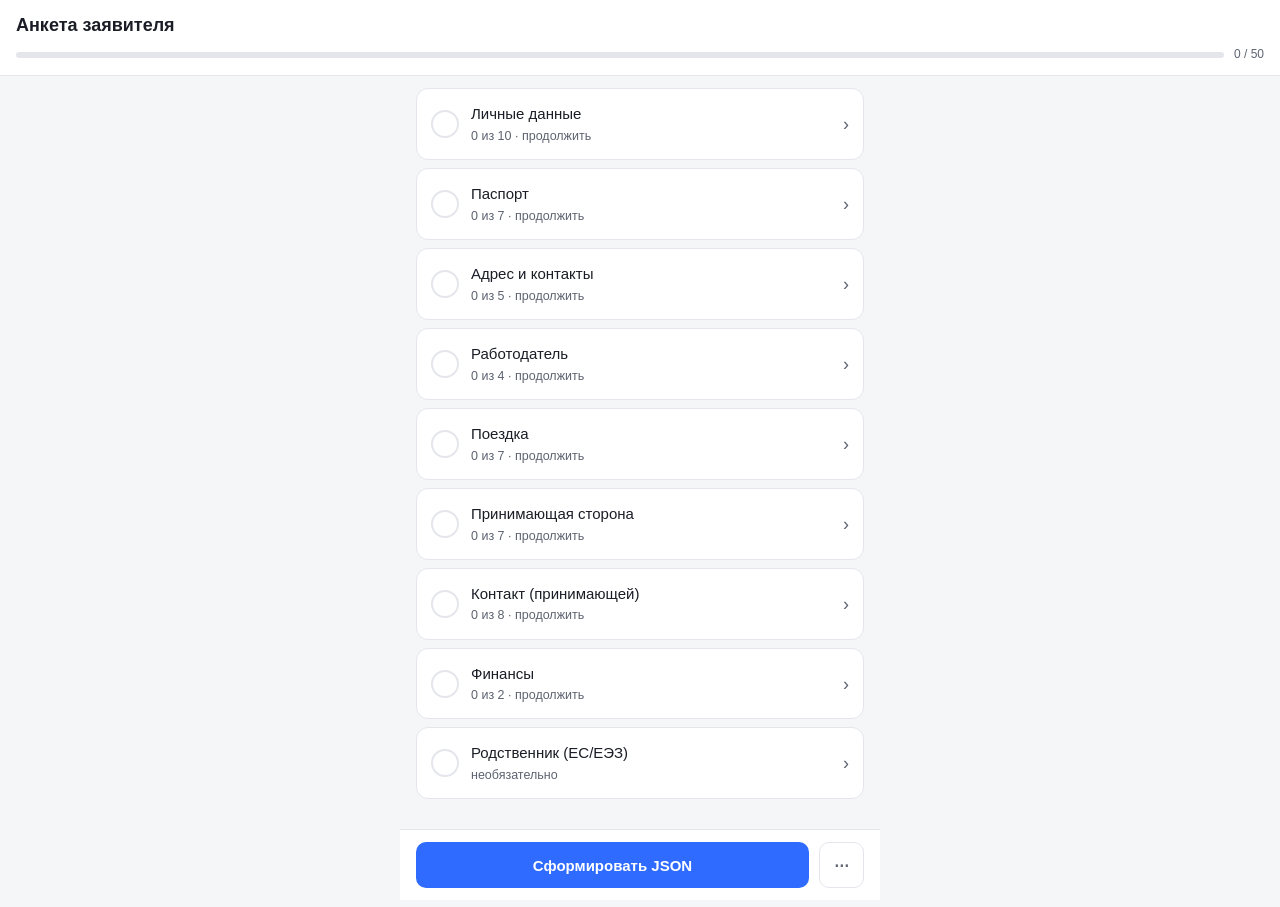
<file: anketa-mobile/index.html>
<!DOCTYPE html>
<html lang="ru">
<head>
  <meta charset="UTF-8">
  <meta name="viewport" content="width=device-width, initial-scale=1, viewport-fit=cover, maximum-scale=1">
  <title>Анкета заявителя</title>
  <link rel="stylesheet" href="style.css">
</head>
<body>

<div class="app-header">
  <h1>Анкета заявителя</h1>
  <div class="progress-row">
    <div class="progress-track"><div class="progress-fill" id="progressFill"></div></div>
    <div class="progress-label" id="progressLabel">0 / 50</div>
  </div>
</div>

<div id="listView">
  <div id="secList"></div>

  <div id="errorPanel" class="panel err" style="display:none;">
    <h3 id="errorTitle"></h3>
    <ul id="errorList"></ul>
  </div>

  <div id="resultPanel" class="panel ok" style="display:none;">
    <h3>Готово — JSON сформирован</h3>
    <p style="font-size:13px;color:var(--ink2);margin-bottom:10px;">61 поле, даты ГГГГ-ММ-ДД.</p>
    <pre id="jsonOut"></pre>
    <div class="result-actions">
      <button class="btn btn-primary" id="copyJsonBtn" type="button">Скопировать</button>
      <button class="btn btn-ghost" id="downloadJsonBtn" type="button">Скачать</button>
    </div>
  </div>
</div>

<div class="bottom-bar">
  <button class="btn btn-primary" id="buildBtn" type="button">Сформировать JSON</button>
  <button class="btn btn-ghost" id="menuBtn" type="button" style="flex:0 0 auto;padding:13px 14px;">⋯</button>
</div>

<div class="menu-overlay" id="menuOverlay">
  <div class="menu-sheet">
    <button class="menu-item" id="exportDraftBtn" type="button">⇩  Скачать черновик</button>
    <button class="menu-item" id="importDraftBtn" type="button">⇧  Загрузить черновик</button>
    <input type="file" id="importDraftInput" accept="application/json,.json" style="display:none;">
    <div class="menu-sep"></div>
    <button class="menu-item" id="clearBtn" type="button">✕  Очистить всё</button>
    <button class="menu-item" id="closeMenuBtn" type="button" style="color:var(--ink2);">Отмена</button>
  </div>
</div>

<div class="toast" id="toast"></div>

<script src="app.js"></script>
<script>
(function () {
  "use strict";
  var state = App.loadState();

  function renderList() {
    var list = document.getElementById("secList");
    list.innerHTML = "";
    App.GROUPS.forEach(function (g) {
      var c = App.countFilled(state, g.id);
      var a = document.createElement("a");
      a.className = "sec-item";
      a.href = "form.html?g=" + g.id;

      var icon = document.createElement("div");
      icon.className = "sec-icon";
      if (g.optional && !state.toggleG9 && c.done === 0) {
        icon.className += " empty";
        icon.textContent = "○";
      } else if (c.done === c.total && c.total > 0) {
        icon.className += " done";
        icon.textContent = "✓";
      } else if (c.done > 0 || (g.optional && state.toggleG9)) {
        icon.className += " open";
        icon.textContent = "●";
      } else {
        icon.className += " empty";
        icon.textContent = "○";
      }

      var body = document.createElement("div");
      body.className = "sec-body";
      var title = document.createElement("div");
      title.className = "sec-title";
      title.textContent = g.title;
      var meta = document.createElement("div");
      meta.className = "sec-meta";
      if (g.optional && !state.toggleG9) {
        meta.textContent = "необязательно";
      } else if (c.done === c.total && c.total > 0) {
        meta.textContent = c.done + " из " + c.total;
      } else {
        meta.textContent = c.done + " из " + c.total + (c.done < c.total ? " · продолжить" : "");
      }
      body.appendChild(title);
      body.appendChild(meta);

      var arrow = document.createElement("div");
      arrow.className = "sec-arrow";
      arrow.textContent = "›";

      a.appendChild(icon);
      a.appendChild(body);
      a.appendChild(arrow);
      list.appendChild(a);
    });

    var p = App.totalProgress(state);
    var pct = p.total ? Math.round(p.done / p.total * 100) : 0;
    document.getElementById("progressFill").style.width = pct + "%";
    document.getElementById("progressLabel").textContent = p.done + " / " + p.total;
  }

  document.getElementById("buildBtn").addEventListener("click", function () {
    var res = App.buildJson(state);
    var ep = document.getElementById("errorPanel");
    var rp = document.getElementById("resultPanel");
    rp.style.display = "none";

    if (!res.ok) {
      ep.style.display = "block";
      document.getElementById("errorTitle").textContent = "Ошибки: " + res.errors.length;
      var ul = document.getElementById("errorList");
      ul.innerHTML = "";
      res.errors.forEach(function (e) {
        var li = document.createElement("li");
        var a = document.createElement("a");
        a.href = "form.html?g=" + e.group;
        a.textContent = e.msg;
        li.appendChild(a);
        ul.appendChild(li);
      });
      ep.scrollIntoView({ behavior: "smooth", block: "start" });
      return;
    }

    ep.style.display = "none";
    document.getElementById("jsonOut").textContent = res.str;
    window.__lastJson = res.str;
    rp.style.display = "block";
    rp.scrollIntoView({ behavior: "smooth", block: "start" });
  });

  document.getElementById("copyJsonBtn").addEventListener("click", function () {
    App.copyText(window.__lastJson || "", this);
  });

  document.getElementById("downloadJsonBtn").addEventListener("click", function () {
    App.downloadBlob(window.__lastJson || "", "applicant.json");
  });

  /* Menu */
  var overlay = document.getElementById("menuOverlay");
  document.getElementById("menuBtn").addEventListener("click", function () { overlay.style.display = "block"; });
  document.getElementById("closeMenuBtn").addEventListener("click", function () { overlay.style.display = "none"; });
  overlay.addEventListener("click", function (e) { if (e.target === overlay) overlay.style.display = "none"; });

  document.getElementById("exportDraftBtn").addEventListener("click", function () {
    overlay.style.display = "none";
    var payload = {
      __kind: "schengen_form_draft",
      __savedAt: new Date().toISOString(),
      data: { values: state.values, otherValues: state.otherValues, toggleG9: state.toggleG9 }
    };
    App.downloadBlob(JSON.stringify(payload, null, 2), "anketa-chernovik-" + new Date().toISOString().slice(0, 10) + ".json");
    App.showToast("Черновик скачан");
  });

  var importInput = document.getElementById("importDraftInput");
  document.getElementById("importDraftBtn").addEventListener("click", function () {
    overlay.style.display = "none";
    importInput.value = "";
    importInput.click();
  });
  importInput.addEventListener("change", function () {
    var file = importInput.files && importInput.files[0];
    if (!file) return;
    var reader = new FileReader();
    reader.onload = function () {
      try {
        var parsed = JSON.parse(reader.result);
        var data = (parsed && parsed.__kind === "schengen_form_draft") ? parsed.data : parsed;
        if (data && data.values) {
          state.values = data.values || {};
          state.otherValues = data.otherValues || {};
          state.toggleG9 = !!data.toggleG9;
          App.saveState(state);
          renderList();
          App.showToast("Черновик загружен");
        } else {
          App.showToast("Нет данных анкеты");
        }
      } catch (e) {
        App.showToast("Файл повреждён");
      }
    };
    reader.readAsText(file, "utf-8");
  });

  document.getElementById("clearBtn").addEventListener("click", function () {
    overlay.style.display = "none";
    if (confirm("Очистить все данные?")) {
      state = { values: {}, otherValues: {}, toggleG9: false };
      App.clearState();
      renderList();
      document.getElementById("resultPanel").style.display = "none";
      document.getElementById("errorPanel").style.display = "none";
      App.showToast("Очищено");
    }
  });

  renderList();
})();
</script>
</body>
</html>
</file>
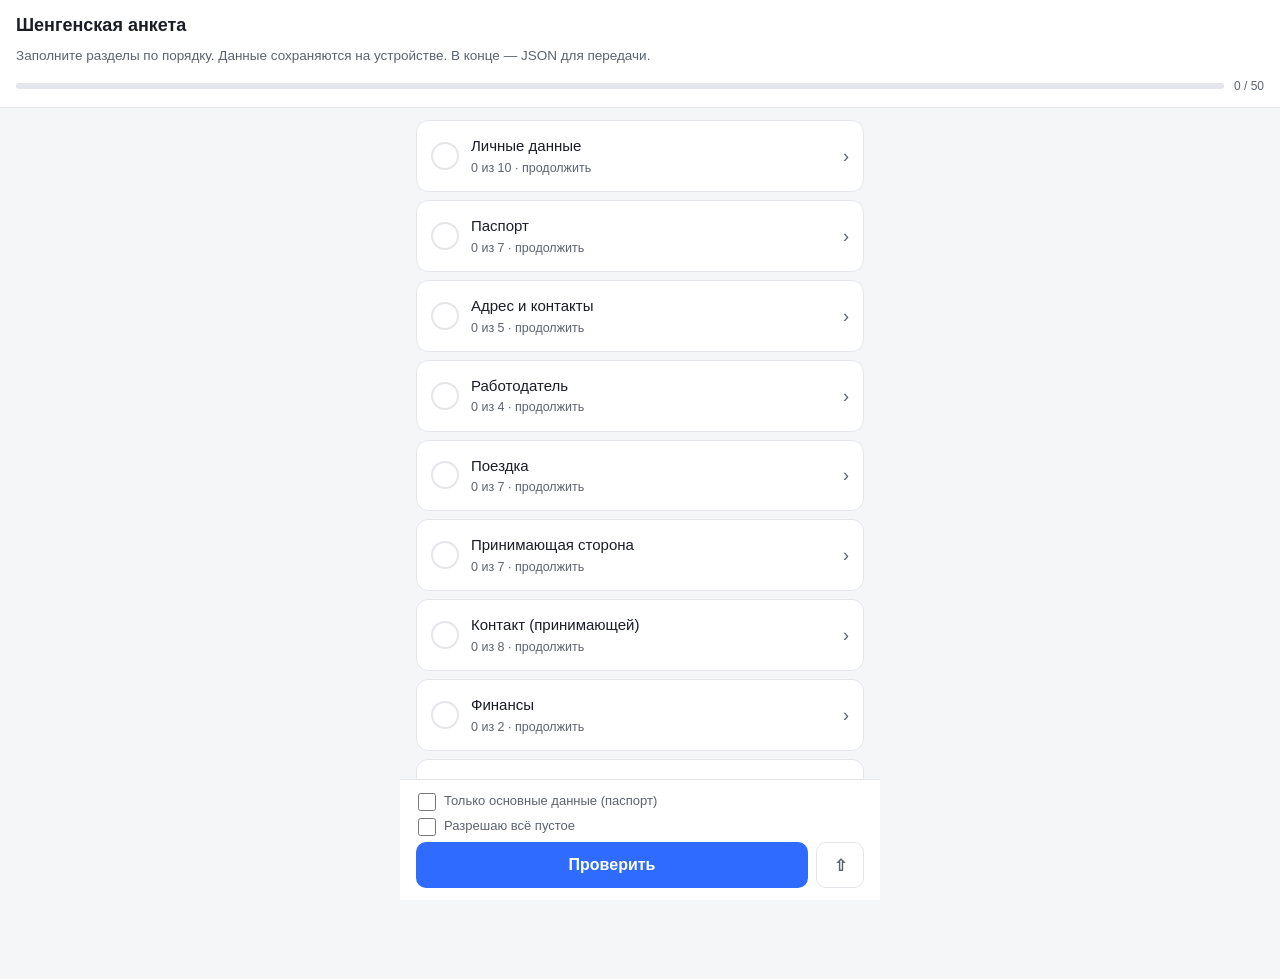
<file: form/index.html>
<!DOCTYPE html>
<html lang="ru">
<head>
  <meta charset="UTF-8">
  <meta name="viewport" content="width=device-width, initial-scale=1, viewport-fit=cover, maximum-scale=1">
  <title>Шенгенская анкета — заполнение онлайн</title>
  <meta name="description" content="Мобильная анкета заявителя для визового центра BLS. 9 разделов, автосохранение, даты с клавиатуры, итог в JSON.">
  <meta name="theme-color" content="#2F6BFF">
  <meta property="og:title" content="Шенгенская анкета — заполнение онлайн">
  <meta property="og:description" content="Заполните 61 поле визовой анкеты на телефоне. Черновик сохраняется локально.">
  <link rel="stylesheet" href="style.css">
  <script src="https://telegram.org/js/telegram-web-app.js"></script>
  <style>
    /* компактные кнопки действий */
    .result-actions {
      display: flex;
      flex-wrap: nowrap;
      gap: 8px;
      margin-top: 4px;
    }
    .result-actions .btn {
      flex: 1;
      min-width: 0;
      padding: 12px 6px;
      font-size: 13px;
      line-height: 1.25;
      display: flex;
      flex-direction: column;
      align-items: center;
      gap: 2px;
    }
    .result-actions .btn .ico {
      font-size: 18px;
      line-height: 1;
    }
    .result-actions .btn:disabled {
      opacity: 0.45;
      pointer-events: auto;
    }
    .bottom-actions {
      display: flex;
      gap: 8px;
      width: 100%;
      align-items: stretch;
    }
  </style>
</head>
<body>

<div class="app-header">
  <h1>Шенгенская анкета</h1>
  <p class="app-intro">Заполните разделы по порядку. Данные сохраняются на устройстве. В конце — JSON для передачи.</p>
  <div class="progress-row">
    <div class="progress-track"><div class="progress-fill" id="progressFill"></div></div>
    <div class="progress-label" id="progressLabel">0 / 50</div>
  </div>
</div>

<div id="listView" style="padding-bottom: calc(140px + env(safe-area-inset-bottom, 0px));">
  <div id="secList"></div>

  <div id="errorPanel" class="panel err" style="display:none;">
    <h3 id="errorTitle"></h3>
    <ul id="errorList"></ul>
  </div>

  <div id="resultPanel" class="panel ok" style="display:none;">
    <h3>Готово — JSON сформирован</h3>
    <p style="font-size:13px;color:var(--ink2);margin-bottom:10px;">61 поле, даты ГГГГ-ММ-ДД.</p>
    <pre id="jsonOut"></pre>
    <div class="result-actions">
      <button class="btn btn-primary" id="sendTgBtn" type="button" title="Получить файл в Telegram">
        <span class="ico">📲</span>
        <span>ТГ</span>
      </button>
      <button class="btn btn-ghost" id="loadJsonBtn" type="button" title="Загрузить JSON с телефона">
        <span class="ico">⇧</span>
        <span>JSON</span>
      </button>
      <button class="btn btn-ghost" id="copyJsonBtn" type="button" title="Скопировать в буфер">
        <span class="ico">⧉</span>
        <span>Буфер</span>
      </button>
    </div>
    <p class="result-hint" id="downloadHint" style="font-size:12.5px;color:var(--ink2);margin-top:10px;">
      <b>ТГ</b> — файл в чат с ботом. <b>JSON</b> — загрузить с телефона. <b>Буфер</b> — скопировать.
    </p>
  </div>
</div>

<div class="bottom-bar" style="flex-direction:column;gap:6px;align-items:stretch;height:auto;">
  <label style="display:flex;align-items:center;gap:8px;font-size:13px;color:var(--ink2);padding:0 2px;user-select:none;cursor:pointer;">
    <input type="checkbox" id="allowEmptyChk" style="width:18px;height:18px;flex-shrink:0;">
    <span>Только основные данные (паспорт)</span>
  </label>
  <label style="display:flex;align-items:center;gap:8px;font-size:13px;color:var(--ink2);padding:0 2px;user-select:none;cursor:pointer;">
    <input type="checkbox" id="allowAllEmptyChk" style="width:18px;height:18px;flex-shrink:0;">
    <span>Разрешаю всё пустое</span>
  </label>
  <div class="bottom-actions">
    <button class="btn btn-primary" id="buildBtn" type="button" title="Проверить и сформировать JSON" style="flex:1;font-size:16px;padding:14px 16px;">Проверить</button>
    <button class="btn btn-ghost" id="loadJsonBtnBottom" type="button" title="Загрузить JSON с телефона" style="flex:0 0 auto;min-width:48px;max-width:56px;padding:12px 8px;font-size:16px;">⇧</button>
  </div>
</div>

<input type="file" id="loadJsonInput" accept="application/json,.json" style="display:none;">

<div class="toast" id="toast"></div>

<script src="app.js"></script>
<script>
(function () {
  "use strict";
  var state = App.loadState();

  function renderList() {
    var list = document.getElementById("secList");
    list.innerHTML = "";
    App.GROUPS.forEach(function (g) {
      var c = App.countFilled(state, g.id);
      var a = document.createElement("a");
      a.className = "sec-item";
      a.href = "form.html?g=" + g.id;

      var icon = document.createElement("div");
      icon.className = "sec-icon";
      if (g.optional && !state.toggleG9 && c.done === 0) {
        icon.className += " empty";
        icon.textContent = "○";
      } else if (c.done === c.total && c.total > 0) {
        icon.className += " done";
        icon.textContent = "✓";
      } else if (c.done > 0 || (g.optional && state.toggleG9)) {
        icon.className += " open";
        icon.textContent = "●";
      } else {
        icon.className += " empty";
        icon.textContent = "○";
      }

      var body = document.createElement("div");
      body.className = "sec-body";
      var title = document.createElement("div");
      title.className = "sec-title";
      title.textContent = g.title;
      var meta = document.createElement("div");
      meta.className = "sec-meta";
      if (g.optional && !state.toggleG9) {
        meta.textContent = "необязательно";
      } else if (c.done === c.total && c.total > 0) {
        meta.textContent = c.done + " из " + c.total;
      } else {
        meta.textContent = c.done + " из " + c.total + (c.done < c.total ? " · продолжить" : "");
      }
      body.appendChild(title);
      body.appendChild(meta);

      var arrow = document.createElement("div");
      arrow.className = "sec-arrow";
      arrow.textContent = "›";

      a.appendChild(icon);
      a.appendChild(body);
      a.appendChild(arrow);
      list.appendChild(a);
    });

    var p = App.totalProgress(state);
    var pct = p.total ? Math.round(p.done / p.total * 100) : 0;
    document.getElementById("progressFill").style.width = pct + "%";
    document.getElementById("progressLabel").textContent = p.done + " / " + p.total;
  }

  function onlyMain() {
    return document.getElementById("allowEmptyChk").checked;
  }
  function allowAllEmpty() {
    return document.getElementById("allowAllEmptyChk").checked;
  }

  /** Раньше блокировали ТГ/Буфер без галки — теперь галка = «только паспорт», отправка всегда после ✓ */
  function syncSendButtons() {
    var tg = document.getElementById("sendTgBtn");
    var copy = document.getElementById("copyJsonBtn");
    if (tg) tg.disabled = false;
    if (copy) copy.disabled = false;
  }

  // Центральные галки → массовая простановка allowEmpty у полей
  function syncAllowFromCentral() {
    if (allowAllEmpty()) {
      App.applyAllowMode(state, "all");
    } else if (onlyMain()) {
      App.applyAllowMode(state, "main");
    } else {
      App.applyAllowMode(state, "none");
    }
    App.saveState(state);
  }

  document.getElementById("allowEmptyChk").addEventListener("change", function () {
    if (this.checked) document.getElementById("allowAllEmptyChk").checked = false;
    syncAllowFromCentral();
  });
  document.getElementById("allowAllEmptyChk").addEventListener("change", function () {
    if (this.checked) document.getElementById("allowEmptyChk").checked = false;
    syncAllowFromCentral();
  });

  document.getElementById("buildBtn").addEventListener("click", function () {
    var res;
    if (allowAllEmpty()) {
      // Полностью пустая «рыба» — без проверки, пустые остаются ""
      res = App.buildJsonAllowEmpty(state);
    } else {
      // Обычная / точечная: validateAll учитывает allowEmpty → "|"
      res = App.buildJson(state);
    }
    var ep = document.getElementById("errorPanel");
    var rp = document.getElementById("resultPanel");
    rp.style.display = "none";

    if (!res.ok) {
      ep.style.display = "block";
      document.getElementById("errorTitle").textContent = "Ошибки: " + res.errors.length;
      var ul = document.getElementById("errorList");
      ul.innerHTML = "";
      res.errors.forEach(function (e) {
        var li = document.createElement("li");
        var a = document.createElement("a");
        a.href = "form.html?g=" + e.group;
        a.textContent = e.msg;
        li.appendChild(a);
        ul.appendChild(li);
      });
      ep.scrollIntoView({ behavior: "smooth", block: "start" });
      return;
    }

    ep.style.display = "none";
    document.getElementById("jsonOut").textContent = res.str;
    window.__lastJson = res.str;
    rp.style.display = "block";
    syncSendButtons();
    setTimeout(function () {
      var actions = document.querySelector(".result-actions") || rp;
      actions.scrollIntoView({ behavior: "smooth", block: "center" });
    }, 50);
  });

  function getTg() {
    return (window.Telegram && window.Telegram.WebApp) || null;
  }
  function isRealTelegram() {
    var tg = getTg();
    if (!tg) return false;
    return !!(tg.initData || (tg.initDataUnsafe && (tg.initDataUnsafe.user || tg.initDataUnsafe.query_id)));
  }
  (function initTg() {
    var tg = getTg();
    if (tg) {
      try { tg.ready(); tg.expand(); } catch (e) {}
    }
  })();

  function tgUserId() {
    var tg = getTg();
    if (!tg || !tg.initDataUnsafe || !tg.initDataUnsafe.user) return null;
    return tg.initDataUnsafe.user.id || null;
  }

  function sendJsonToChat(jsonText, filename) {
    var uid = tgUserId();
    if (!uid) {
      return Promise.reject(new Error("no-tg-user"));
    }
    return fetch("/api/send-json", {
      method: "POST",
      headers: { "Content-Type": "application/json" },
      body: JSON.stringify({
        userId: uid,
        json: jsonText,
        filename: filename || "applicant.json",
        initData: (getTg() && getTg().initData) || ""
      })
    }).then(function (r) {
      return r.json().then(function (body) {
        if (!r.ok || !body.ok) throw new Error((body && body.error) || ("http " + r.status));
        return body;
      });
    });
  }

  document.getElementById("sendTgBtn").addEventListener("click", function () {
    var json = window.__lastJson || "";
    if (!json) {
      App.showToast("Сначала нажмите ✓");
      return;
    }
    var btn = document.getElementById("sendTgBtn");
    var oldHtml = btn.innerHTML;
    btn.disabled = true;
    btn.innerHTML = "<span class=\"ico\">…</span><span>Ждём</span>";

    sendJsonToChat(json, "applicant.json")
      .then(function () {
        App.showToast("Файл в чате с ботом — откройте чат");
        var hint = document.getElementById("downloadHint");
        if (hint) {
          hint.innerHTML = "✅ <b>applicant.json</b> отправлен в чат с ботом. Закройте анкету → в чате нажмите файл → «Сохранить в Файлы».";
          hint.style.display = "block";
        }
        try {
          var tg = getTg();
          if (tg && tg.showAlert) tg.showAlert("Файл отправлен в чат. Закройте окно и откройте сообщение с applicant.json");
        } catch (e) {}
      })
      .catch(function (err) {
        var tg = getTg();
        if (tg && typeof tg.sendData === "function" && isRealTelegram()) {
          try {
            var compact = JSON.stringify(JSON.parse(json));
            if (compact.length <= 4096) {
              tg.sendData(compact);
              App.showToast("Отправлено через WebApp — смотрите чат");
              return;
            }
          } catch (e2) {}
        }
        App.showToast("Не удалось отправить. Откройте из бота или «Буфер»");
        console.error(err);
      })
      .then(function () {
        btn.innerHTML = oldHtml;
        syncSendButtons();
      });
  });

  document.getElementById("copyJsonBtn").addEventListener("click", function () {
    var json = window.__lastJson || "";
    if (!json) {
      App.showToast("Сначала нажмите ✓");
      return;
    }
    App.copyText(json, this);
  });

  /* Загрузить JSON — всегда можно, без галки */
  var loadInput = document.getElementById("loadJsonInput");

  function openLoadPicker() {
    loadInput.value = "";
    loadInput.click();
  }

  var loadBtnResult = document.getElementById("loadJsonBtn");
  if (loadBtnResult) loadBtnResult.addEventListener("click", openLoadPicker);

  var loadBtnBottom = document.getElementById("loadJsonBtnBottom");
  if (loadBtnBottom) loadBtnBottom.addEventListener("click", openLoadPicker);

  loadInput.addEventListener("change", function () {
    var file = loadInput.files && loadInput.files[0];
    if (!file) return;
    var reader = new FileReader();
    reader.onload = function () {
      try {
        var parsed = JSON.parse(reader.result);
        var vals = null;
        var other = {};
        var tog = false;

        if (parsed && parsed.__kind === "schengen_form_draft") {
          var data = parsed.data || parsed;
          vals = data.values || data;
          other = data.otherValues || parsed.otherValues || {};
          tog = !!(data.toggleG9 || parsed.toggleG9);
        } else if (parsed && typeof parsed === "object") {
          vals = parsed.values && typeof parsed.values === "object" ? parsed.values : parsed;
          other = parsed.otherValues || {};
          tog = !!parsed.toggleG9;
        }

        if (vals && typeof vals === "object") {
          var cleaned = {};
          Object.keys(vals).forEach(function (k) {
            var v = vals[k] == null ? "" : String(vals[k]);
            if (/^\d{4}-\d{2}-\d{2} /.test(v)) v = v.slice(0, 10);
            cleaned[k] = v;
          });
          state.values = cleaned;
          state.otherValues = other;
          state.toggleG9 = tog;
          App.saveState(state);
          renderList();

          document.getElementById("resultPanel").style.display = "none";
          document.getElementById("errorPanel").style.display = "none";
          window.__lastJson = null;

          var filled = 0;
          Object.keys(cleaned).forEach(function (k) { if (cleaned[k]) filled++; });
          App.showToast("JSON загружен · " + filled + " полей");

          setTimeout(function () {
            var list = document.getElementById("secList");
            if (list) list.scrollIntoView({ behavior: "smooth", block: "start" });
          }, 50);
        } else {
          App.showToast("Нет данных анкеты в файле");
        }
      } catch (e) {
        App.showToast("Файл повреждён или не JSON");
        console.error(e);
      }
    };
    reader.readAsText(file, "utf-8");
  });

  syncSendButtons();
  renderList();
})();
</script>
</body>
</html>
</file>
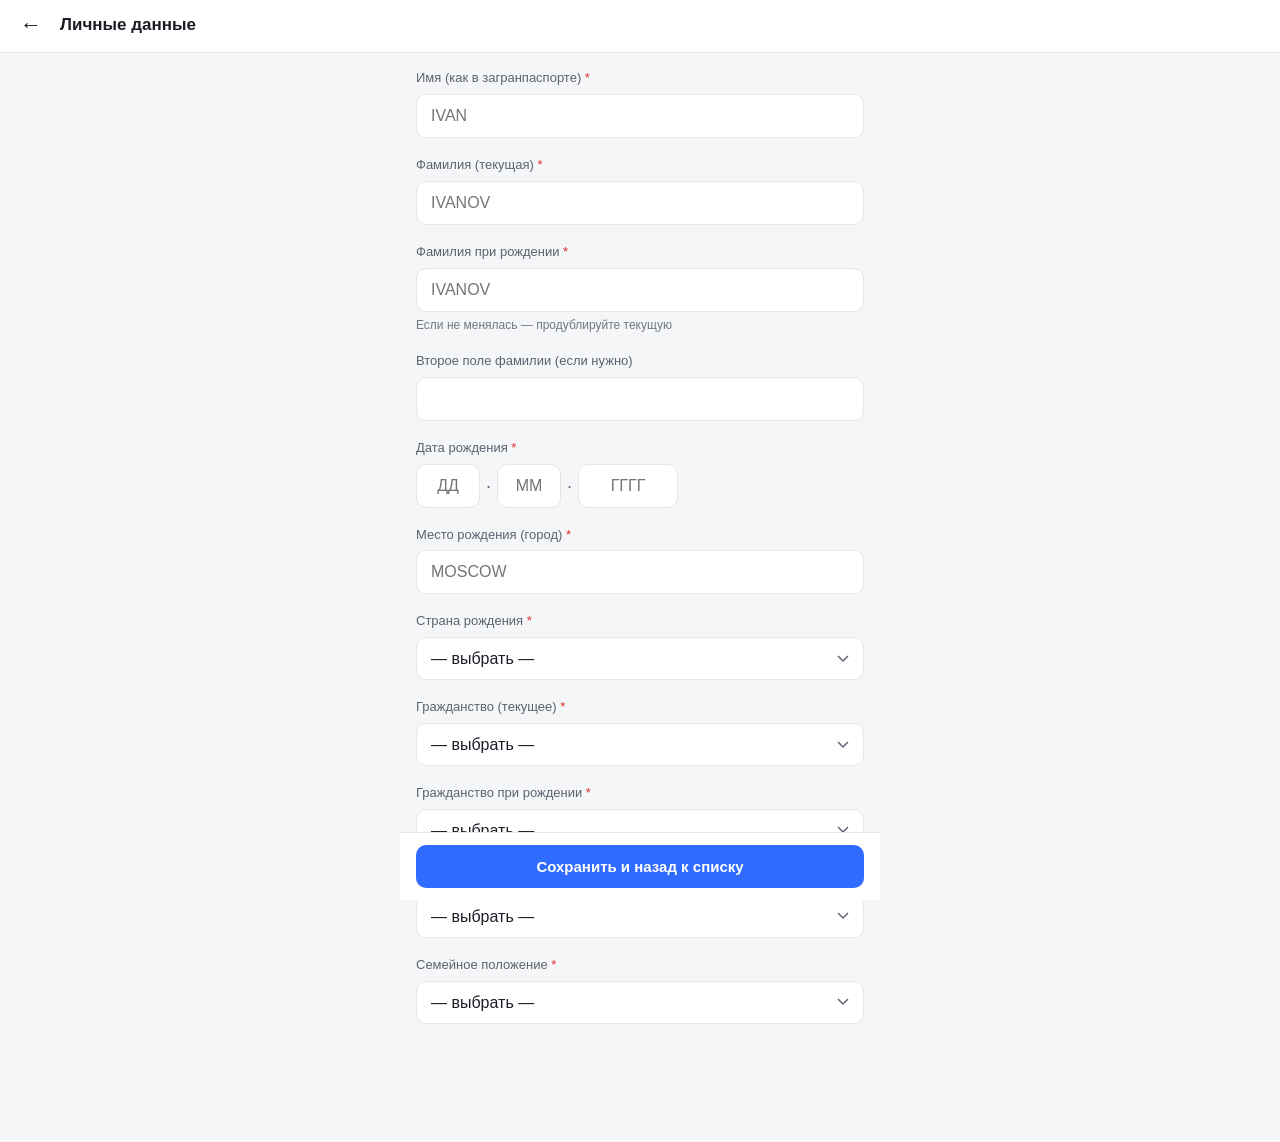
<file: anketa-mobile/form.html>
<!DOCTYPE html>
<html lang="ru">
<head>
  <meta charset="UTF-8">
  <meta name="viewport" content="width=device-width, initial-scale=1, viewport-fit=cover, maximum-scale=1">
  <title>Раздел анкеты</title>
  <link rel="stylesheet" href="style.css">
</head>
<body>

<div class="form-header">
  <a class="back-btn" href="index.html" id="backLink" aria-label="Назад">←</a>
  <h2 id="formTitle">Раздел</h2>
</div>

<div class="form-body" id="formBody"></div>

<div class="form-footer">
  <button class="btn btn-primary btn-full" id="saveBtn" type="button">Сохранить и назад к списку</button>
</div>

<div class="toast" id="toast"></div>

<script src="app.js"></script>
<script>
(function () {
  "use strict";

  var params = new URLSearchParams(location.search);
  var gid = params.get("g") || "g1";
  var group = App.GROUPS.filter(function (g) { return g.id === gid; })[0];
  if (!group) {
    location.href = "index.html";
    return;
  }

  document.getElementById("formTitle").textContent = group.title;
  document.title = group.title;

  var state = App.loadState();
  var saveTimer = null;

  function scheduleSave() {
    clearTimeout(saveTimer);
    saveTimer = setTimeout(function () {
      App.saveState(state);
    }, 300);
  }

  function render() {
    var body = document.getElementById("formBody");
    body.innerHTML = "";

    if (group.optional) {
      var tog = document.createElement("label");
      tog.className = "optional-toggle";
      var cb = document.createElement("input");
      cb.type = "checkbox";
      cb.checked = state.toggleG9;
      tog.appendChild(cb);
      tog.appendChild(document.createTextNode("Добавить данные о родственнике"));
      body.appendChild(tog);
      cb.addEventListener("change", function () {
        state.toggleG9 = cb.checked;
        scheduleSave();
        renderFields(body);
      });
    }

    renderFields(body);
  }

  function renderFields(body) {
    var nodes = body.querySelectorAll(".field");
    nodes.forEach(function (n) { n.remove(); });

    if (gid === "g9" && !state.toggleG9) return;

    App.getFieldsOf(gid).forEach(function (f) {
      body.appendChild(App.renderField(f, state, scheduleSave));
    });
  }

  document.getElementById("saveBtn").addEventListener("click", function () {
    // sync any remaining values from DOM
    App.getFieldsOf(gid).forEach(function (f) {
      var el = document.getElementById(f.key);
      if (!el) return;
      if (el.tagName === "SELECT") {
        if (el.value === "__OTHER__") {
          var o = document.getElementById(f.key + "_other");
          state.values[f.key] = o ? o.value.trim() : "";
          state.otherValues[f.key] = o ? o.value : "";
        } else {
          state.values[f.key] = el.value;
          state.otherValues[f.key] = "";
        }
      } else {
        state.values[f.key] = el.value.trim();
      }
    });
    App.saveState(state);
    location.href = "index.html";
  });

  // Back link also saves
  document.getElementById("backLink").addEventListener("click", function (e) {
    e.preventDefault();
    document.getElementById("saveBtn").click();
  });

  render();
})();
</script>
</body>
</html>
</file>
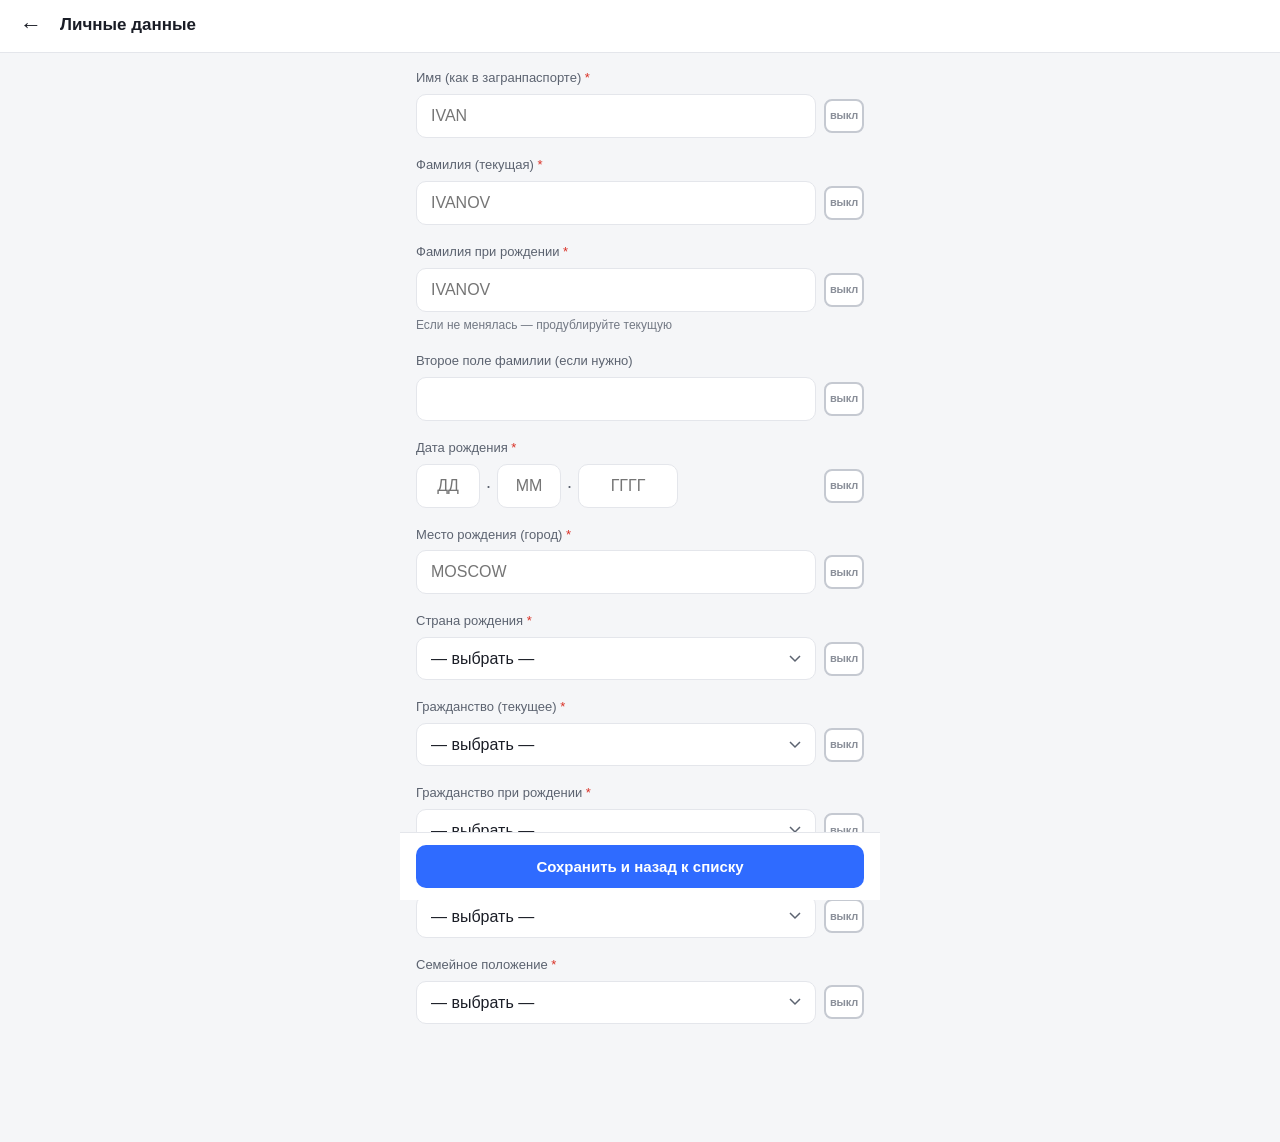
<file: form/form.html>
<!DOCTYPE html>
<html lang="ru">
<head>
  <meta charset="UTF-8">
  <meta name="viewport" content="width=device-width, initial-scale=1, viewport-fit=cover, maximum-scale=1">
  <title>Раздел анкеты — Шенген</title>
  <link rel="stylesheet" href="style.css">
</head>
<body>

<div class="form-header">
  <a class="back-btn" href="index.html" id="backLink" aria-label="Назад">←</a>
  <h2 id="formTitle">Раздел</h2>
</div>

<div class="form-body" id="formBody"></div>

<div class="form-footer">
  <button class="btn btn-primary btn-full" id="saveBtn" type="button">Сохранить и назад к списку</button>
</div>

<div class="toast" id="toast"></div>

<script src="app.js"></script>
<script>
(function () {
  "use strict";

  var params = new URLSearchParams(location.search);
  var gid = params.get("g") || "g1";
  var group = App.GROUPS.filter(function (g) { return g.id === gid; })[0];
  if (!group) {
    location.href = "index.html";
    return;
  }

  document.getElementById("formTitle").textContent = group.title;
  document.title = group.title;

  var state = App.loadState();
  if (!state.allowEmpty) state.allowEmpty = {};
  var saveTimer = null;

  function scheduleSave() {
    clearTimeout(saveTimer);
    saveTimer = setTimeout(function () {
      App.saveState(state);
    }, 300);
  }

  function render() {
    var body = document.getElementById("formBody");
    body.innerHTML = "";

    if (group.optional) {
      var tog = document.createElement("label");
      tog.className = "optional-toggle";
      var cb = document.createElement("input");
      cb.type = "checkbox";
      cb.checked = state.toggleG9;
      tog.appendChild(cb);
      tog.appendChild(document.createTextNode("Добавить данные о родственнике"));
      body.appendChild(tog);
      cb.addEventListener("change", function () {
        state.toggleG9 = cb.checked;
        scheduleSave();
        renderFields(body);
      });
    }

    renderFields(body);
  }

  function renderFields(body) {
    var nodes = body.querySelectorAll(".field");
    nodes.forEach(function (n) { n.remove(); });

    if (gid === "g9" && !state.toggleG9) return;

    App.getFieldsOf(gid).forEach(function (f) {
      body.appendChild(App.renderField(f, state, scheduleSave));
    });
  }

  document.getElementById("saveBtn").addEventListener("click", function () {
    // sync any remaining values from DOM
    App.getFieldsOf(gid).forEach(function (f) {
      var el = document.getElementById(f.key);
      if (!el) return;
      if (el.tagName === "SELECT") {
        if (el.value === "__OTHER__") {
          var o = document.getElementById(f.key + "_other");
          state.values[f.key] = o ? o.value.trim() : "";
          state.otherValues[f.key] = o ? o.value : "";
        } else {
          state.values[f.key] = el.value;
          state.otherValues[f.key] = "";
        }
      } else {
        state.values[f.key] = el.value.trim();
      }
    });
    App.saveState(state);
    location.href = "index.html";
  });

  // Back link also saves
  document.getElementById("backLink").addEventListener("click", function (e) {
    e.preventDefault();
    document.getElementById("saveBtn").click();
  });

  render();
})();
</script>
</body>
</html>
</file>
<file: anketa-mobile/style.css>
:root {
  --bg: #F5F6F8;
  --card: #FFFFFF;
  --ink: #1A1D26;
  --ink2: #5C6370;
  --line: #E4E6EB;
  --blue: #2F6BFF;
  --blue-soft: #E8F0FF;
  --ok: #1A9B5C;
  --ok-bg: #E6F7EF;
  --err: #D93025;
  --err-bg: #FCE8E6;
  --radius: 12px;
  --safe-top: env(safe-area-inset-top, 0px);
  --safe-bot: env(safe-area-inset-bottom, 0px);
  font-family: -apple-system, BlinkMacSystemFont, "Segoe UI", Roboto, "Helvetica Neue", Arial, sans-serif;
}

* { box-sizing: border-box; margin: 0; padding: 0; }

html, body {
  height: 100%;
  background: var(--bg);
  color: var(--ink);
  font-size: 15px;
  line-height: 1.45;
  -webkit-tap-highlight-color: transparent;
}

/* ——— Header ——— */
.app-header {
  position: sticky;
  top: 0;
  z-index: 30;
  background: var(--card);
  padding: calc(var(--safe-top) + 12px) 16px 12px;
  border-bottom: 1px solid var(--line);
}

.app-header h1 {
  font-size: 18px;
  font-weight: 600;
  margin-bottom: 8px;
}

.progress-row {
  display: flex;
  align-items: center;
  gap: 10px;
}

.progress-track {
  flex: 1;
  height: 6px;
  background: var(--line);
  border-radius: 3px;
  overflow: hidden;
}

.progress-fill {
  height: 100%;
  background: var(--blue);
  width: 0%;
  transition: width .25s ease;
}

.progress-label {
  font-size: 12px;
  color: var(--ink2);
  white-space: nowrap;
  font-variant-numeric: tabular-nums;
}

/* ——— List (index) ——— */
#listView {
  padding: 12px 16px calc(100px + var(--safe-bot));
  max-width: 480px;
  margin: 0 auto;
}

.sec-item {
  display: flex;
  align-items: center;
  gap: 12px;
  background: var(--card);
  border-radius: var(--radius);
  padding: 14px;
  margin-bottom: 8px;
  border: 1px solid var(--line);
  cursor: pointer;
  text-decoration: none;
  color: inherit;
  transition: background .15s;
}

.sec-item:active {
  background: #F0F2F5;
}

.sec-icon {
  width: 28px;
  height: 28px;
  border-radius: 50%;
  display: flex;
  align-items: center;
  justify-content: center;
  font-size: 14px;
  flex-shrink: 0;
}

.sec-icon.done {
  background: var(--ok-bg);
  color: var(--ok);
}

.sec-icon.open {
  border: 2px solid var(--blue);
  color: var(--blue);
}

.sec-icon.empty {
  border: 2px solid var(--line);
  color: transparent;
}

.sec-body {
  flex: 1;
  min-width: 0;
}

.sec-title {
  font-weight: 500;
  font-size: 15px;
}

.sec-meta {
  font-size: 12.5px;
  color: var(--ink2);
  margin-top: 2px;
}

.sec-arrow {
  color: var(--ink2);
  font-size: 18px;
}

/* ——— Bottom bar ——— */
.bottom-bar {
  position: fixed;
  left: 0;
  right: 0;
  bottom: 0;
  z-index: 25;
  background: var(--card);
  border-top: 1px solid var(--line);
  padding: 12px 16px calc(12px + var(--safe-bot));
  display: flex;
  gap: 10px;
  max-width: 480px;
  margin: 0 auto;
}

.btn {
  border: none;
  border-radius: 10px;
  padding: 13px 16px;
  font-size: 15px;
  font-weight: 600;
  cursor: pointer;
  font-family: inherit;
  flex: 1;
  text-align: center;
}

.btn-primary {
  background: var(--blue);
  color: #fff;
}

.btn-primary:disabled {
  opacity: .45;
}

.btn-ghost {
  background: transparent;
  color: var(--ink2);
  border: 1px solid var(--line);
}

.btn-full {
  width: 100%;
}

/* ——— Form view ——— */
.form-header {
  position: sticky;
  top: 0;
  z-index: 20;
  background: var(--card);
  border-bottom: 1px solid var(--line);
  padding: calc(var(--safe-top) + 10px) 12px 12px;
  display: flex;
  align-items: center;
  gap: 10px;
}

.back-btn {
  background: none;
  border: none;
  font-size: 22px;
  line-height: 1;
  padding: 4px 8px;
  cursor: pointer;
  color: var(--ink);
  text-decoration: none;
}

.form-header h2 {
  font-size: 17px;
  font-weight: 600;
  flex: 1;
}

.form-body {
  padding: 16px 16px calc(100px + var(--safe-bot));
  max-width: 480px;
  margin: 0 auto;
}

.field {
  margin-bottom: 18px;
}

.field label {
  display: block;
  font-size: 13px;
  color: var(--ink2);
  margin-bottom: 6px;
}

.field label .req {
  color: var(--err);
}

.field input,
.field select {
  width: 100%;
  padding: 12px 14px;
  font-size: 16px;
  border: 1px solid var(--line);
  border-radius: 10px;
  background: var(--card);
  color: var(--ink);
  font-family: inherit;
  appearance: none;
}

.field select {
  background-image: url("data:image/svg+xml,%3Csvg xmlns='http://www.w3.org/2000/svg' width='12' height='8'%3E%3Cpath d='M1 1l5 5 5-5' stroke='%235C6370' stroke-width='1.5' fill='none'/%3E%3C/svg%3E");
  background-repeat: no-repeat;
  background-position: right 14px center;
  padding-right: 36px;
}

.field input:focus,
.field select:focus {
  outline: none;
  border-color: var(--blue);
  box-shadow: 0 0 0 3px rgba(47, 107, 255, .15);
}

.field.has-error input,
.field.has-error select {
  border-color: var(--err);
  background: var(--err-bg);
}

.field .hint {
  font-size: 12px;
  color: var(--ink2);
  margin-top: 5px;
  opacity: .85;
}

.field .err-msg {
  font-size: 12.5px;
  color: var(--err);
  margin-top: 5px;
  display: none;
}

.field.has-error .err-msg {
  display: block;
}

.other-input {
  margin-top: 8px;
  display: none;
}

.other-input.show {
  display: block;
}

.form-footer {
  position: fixed;
  left: 0;
  right: 0;
  bottom: 0;
  z-index: 25;
  background: var(--card);
  border-top: 1px solid var(--line);
  padding: 12px 16px calc(12px + var(--safe-bot));
  max-width: 480px;
  margin: 0 auto;
}

.optional-toggle {
  display: flex;
  align-items: center;
  gap: 10px;
  padding: 12px 0;
  margin-bottom: 8px;
  font-size: 14.5px;
}

.optional-toggle input {
  width: 20px;
  height: 20px;
}

/* ——— Panels ——— */
.panel {
  margin: 16px 0;
  padding: 16px;
  border-radius: var(--radius);
  background: var(--card);
  border: 1px solid var(--line);
}

.panel.err {
  border-color: var(--err);
  background: var(--err-bg);
}

.panel.ok {
  border-color: var(--ok);
}

.panel h3 {
  font-size: 15px;
  margin-bottom: 8px;
}

.panel.err h3 {
  color: var(--err);
}

.panel.ok h3 {
  color: var(--ok);
}

.panel ul {
  padding-left: 18px;
  font-size: 13.5px;
}

.panel a {
  color: var(--err);
}

pre {
  background: #F0F2F5;
  border-radius: 8px;
  padding: 12px;
  font-size: 12px;
  overflow-x: auto;
  max-height: 320px;
  white-space: pre;
  font-family: ui-monospace, Menlo, Consolas, monospace;
}

.result-actions {
  display: flex;
  gap: 8px;
  margin-top: 12px;
}

/* ——— Toast & menu ——— */
.toast {
  position: fixed;
  left: 50%;
  bottom: calc(80px + var(--safe-bot));
  transform: translateX(-50%) translateY(12px);
  background: var(--ink);
  color: #fff;
  font-size: 13px;
  padding: 10px 18px;
  border-radius: 20px;
  opacity: 0;
  pointer-events: none;
  transition: .2s;
  z-index: 50;
  white-space: nowrap;
}

.toast.show {
  opacity: 1;
  transform: translateX(-50%) translateY(0);
}

.menu-overlay {
  display: none;
  position: fixed;
  inset: 0;
  background: rgba(0, 0, 0, .35);
  z-index: 40;
}

.menu-sheet {
  position: absolute;
  left: 0;
  right: 0;
  bottom: 0;
  background: var(--card);
  border-radius: 16px 16px 0 0;
  padding: 12px 16px calc(20px + var(--safe-bot));
}

.menu-item {
  display: block;
  width: 100%;
  text-align: left;
  background: none;
  border: none;
  padding: 14px 8px;
  font-size: 15px;
  color: var(--ink);
  font-family: inherit;
  cursor: pointer;
}

.menu-item:active {
  background: #F0F2F5;
}

.menu-sep {
  height: 1px;
  background: var(--line);
  margin: 4px 0;
}


/* Дата: ДД · ММ · ГГГГ — ввод с клавиатуры */
.date-row {
  display: flex;
  align-items: center;
  gap: 6px;
}

.date-row .date-part {
  width: 100%;
  text-align: center;
  padding: 12px 8px;
  font-size: 16px;
  border: 1px solid var(--line);
  border-radius: 10px;
  background: var(--card);
  color: var(--ink);
  font-family: inherit;
  appearance: none;
  -webkit-appearance: none;
}

.date-row .date-d,
.date-row .date-m {
  max-width: 64px;
  flex: 0 0 64px;
}

.date-row .date-y {
  flex: 1;
  max-width: 100px;
}

.date-row .date-sep {
  color: var(--ink2);
  font-size: 18px;
  line-height: 1;
  user-select: none;
}

.date-row .date-part:focus {
  outline: none;
  border-color: var(--blue);
  box-shadow: 0 0 0 3px rgba(47, 107, 255, .15);
}

.field.has-error .date-part {
  border-color: var(--err);
  background: var(--err-bg);
}
</file>
<file: form/style.css>
:root {
  --bg: #F5F6F8;
  --card: #FFFFFF;
  --ink: #1A1D26;
  --ink2: #5C6370;
  --line: #E4E6EB;
  --blue: #2F6BFF;
  --blue-soft: #E8F0FF;
  --ok: #1A9B5C;
  --ok-bg: #E6F7EF;
  --err: #D93025;
  --err-bg: #FCE8E6;
  --radius: 12px;
  --safe-top: env(safe-area-inset-top, 0px);
  --safe-bot: env(safe-area-inset-bottom, 0px);
  font-family: -apple-system, BlinkMacSystemFont, "Segoe UI", Roboto, "Helvetica Neue", Arial, sans-serif;
}

* { box-sizing: border-box; margin: 0; padding: 0; }

html, body {
  height: 100%;
  background: var(--bg);
  color: var(--ink);
  font-size: 15px;
  line-height: 1.45;
  -webkit-tap-highlight-color: transparent;
}

/* ——— Header ——— */
.app-header {
  position: sticky;
  top: 0;
  z-index: 30;
  background: var(--card);
  padding: calc(var(--safe-top) + 12px) 16px 12px;
  border-bottom: 1px solid var(--line);
}

.app-header h1 {
  font-size: 18px;
  font-weight: 600;
  margin-bottom: 8px;
}

.progress-row {
  display: flex;
  align-items: center;
  gap: 10px;
}

.progress-track {
  flex: 1;
  height: 6px;
  background: var(--line);
  border-radius: 3px;
  overflow: hidden;
}

.progress-fill {
  height: 100%;
  background: var(--blue);
  width: 0%;
  transition: width .25s ease;
}

.progress-label {
  font-size: 12px;
  color: var(--ink2);
  white-space: nowrap;
  font-variant-numeric: tabular-nums;
}

/* ——— List (index) ——— */
#listView {
  padding: 12px 16px calc(100px + var(--safe-bot));
  max-width: 480px;
  margin: 0 auto;
}

.sec-item {
  display: flex;
  align-items: center;
  gap: 12px;
  background: var(--card);
  border-radius: var(--radius);
  padding: 14px;
  margin-bottom: 8px;
  border: 1px solid var(--line);
  cursor: pointer;
  text-decoration: none;
  color: inherit;
  transition: background .15s;
}

.sec-item:active {
  background: #F0F2F5;
}

.sec-icon {
  width: 28px;
  height: 28px;
  border-radius: 50%;
  display: flex;
  align-items: center;
  justify-content: center;
  font-size: 14px;
  flex-shrink: 0;
}

.sec-icon.done {
  background: var(--ok-bg);
  color: var(--ok);
}

.sec-icon.open {
  border: 2px solid var(--blue);
  color: var(--blue);
}

.sec-icon.empty {
  border: 2px solid var(--line);
  color: transparent;
}

.sec-body {
  flex: 1;
  min-width: 0;
}

.sec-title {
  font-weight: 500;
  font-size: 15px;
}

.sec-meta {
  font-size: 12.5px;
  color: var(--ink2);
  margin-top: 2px;
}

.sec-arrow {
  color: var(--ink2);
  font-size: 18px;
}

/* ——— Bottom bar ——— */
.bottom-bar {
  position: fixed;
  left: 0;
  right: 0;
  bottom: 0;
  z-index: 25;
  background: var(--card);
  border-top: 1px solid var(--line);
  padding: 12px 16px calc(12px + var(--safe-bot));
  display: flex;
  gap: 10px;
  max-width: 480px;
  margin: 0 auto;
}

.btn {
  border: none;
  border-radius: 10px;
  padding: 13px 16px;
  font-size: 15px;
  font-weight: 600;
  cursor: pointer;
  font-family: inherit;
  flex: 1;
  text-align: center;
}

.btn-primary {
  background: var(--blue);
  color: #fff;
}

.btn-primary:disabled {
  opacity: .45;
}

.btn-ghost {
  background: transparent;
  color: var(--ink2);
  border: 1px solid var(--line);
}

.btn-full {
  width: 100%;
}

/* ——— Form view ——— */
.form-header {
  position: sticky;
  top: 0;
  z-index: 20;
  background: var(--card);
  border-bottom: 1px solid var(--line);
  padding: calc(var(--safe-top) + 10px) 12px 12px;
  display: flex;
  align-items: center;
  gap: 10px;
}

.back-btn {
  background: none;
  border: none;
  font-size: 22px;
  line-height: 1;
  padding: 4px 8px;
  cursor: pointer;
  color: var(--ink);
  text-decoration: none;
}

.form-header h2 {
  font-size: 17px;
  font-weight: 600;
  flex: 1;
}

.form-body {
  padding: 16px 16px calc(100px + var(--safe-bot));
  max-width: 480px;
  margin: 0 auto;
}

.field {
  margin-bottom: 18px;
}

.field label {
  display: block;
  font-size: 13px;
  color: var(--ink2);
  margin-bottom: 6px;
}

.field label .req {
  color: var(--err);
}

.field input,
.field select {
  width: 100%;
  padding: 12px 14px;
  font-size: 16px;
  border: 1px solid var(--line);
  border-radius: 10px;
  background: var(--card);
  color: var(--ink);
  font-family: inherit;
  appearance: none;
}

.field select {
  background-image: url("data:image/svg+xml,%3Csvg xmlns='http://www.w3.org/2000/svg' width='12' height='8'%3E%3Cpath d='M1 1l5 5 5-5' stroke='%235C6370' stroke-width='1.5' fill='none'/%3E%3C/svg%3E");
  background-repeat: no-repeat;
  background-position: right 14px center;
  padding-right: 36px;
}

.field input:focus,
.field select:focus {
  outline: none;
  border-color: var(--blue);
  box-shadow: 0 0 0 3px rgba(47, 107, 255, .15);
}

.field.has-error input,
.field.has-error select {
  border-color: var(--err);
  background: var(--err-bg);
}

.field .hint {
  font-size: 12px;
  color: var(--ink2);
  margin-top: 5px;
  opacity: .85;
}

.field .err-msg {
  font-size: 12.5px;
  color: var(--err);
  margin-top: 5px;
  display: none;
}

.field.has-error .err-msg {
  display: block;
}

.other-input {
  margin-top: 8px;
  display: none;
}

.other-input.show {
  display: block;
}

.form-footer {
  position: fixed;
  left: 0;
  right: 0;
  bottom: 0;
  z-index: 25;
  background: var(--card);
  border-top: 1px solid var(--line);
  padding: 12px 16px calc(12px + var(--safe-bot));
  max-width: 480px;
  margin: 0 auto;
}

.optional-toggle {
  display: flex;
  align-items: center;
  gap: 10px;
  padding: 12px 0;
  margin-bottom: 8px;
  font-size: 14.5px;
}

.optional-toggle input {
  width: 20px;
  height: 20px;
}

/* ——— Panels ——— */
.panel {
  margin: 16px 0;
  padding: 16px;
  border-radius: var(--radius);
  background: var(--card);
  border: 1px solid var(--line);
}

.panel.err {
  border-color: var(--err);
  background: var(--err-bg);
}

.panel.ok {
  border-color: var(--ok);
}

.panel h3 {
  font-size: 15px;
  margin-bottom: 8px;
}

.panel.err h3 {
  color: var(--err);
}

.panel.ok h3 {
  color: var(--ok);
}

.panel ul {
  padding-left: 18px;
  font-size: 13.5px;
}

.panel a {
  color: var(--err);
}

pre {
  background: #F0F2F5;
  border-radius: 8px;
  padding: 12px;
  font-size: 12px;
  overflow-x: auto;
  max-height: 320px;
  white-space: pre;
  font-family: ui-monospace, Menlo, Consolas, monospace;
}

.result-actions {
  display: flex;
  gap: 8px;
  margin-top: 12px;
}

/* ——— Toast & menu ——— */
.toast {
  position: fixed;
  left: 50%;
  bottom: calc(80px + var(--safe-bot));
  transform: translateX(-50%) translateY(12px);
  background: var(--ink);
  color: #fff;
  font-size: 13px;
  padding: 10px 18px;
  border-radius: 20px;
  opacity: 0;
  pointer-events: none;
  transition: .2s;
  z-index: 50;
  white-space: nowrap;
}

.toast.show {
  opacity: 1;
  transform: translateX(-50%) translateY(0);
}

.menu-overlay {
  display: none;
  position: fixed;
  inset: 0;
  background: rgba(0, 0, 0, .35);
  z-index: 40;
}

.menu-sheet {
  position: absolute;
  left: 0;
  right: 0;
  bottom: 0;
  background: var(--card);
  border-radius: 16px 16px 0 0;
  padding: 12px 16px calc(20px + var(--safe-bot));
}

.menu-item {
  display: block;
  width: 100%;
  text-align: left;
  background: none;
  border: none;
  padding: 14px 8px;
  font-size: 15px;
  color: var(--ink);
  font-family: inherit;
  cursor: pointer;
}

.menu-item:active {
  background: #F0F2F5;
}

.menu-sep {
  height: 1px;
  background: var(--line);
  margin: 4px 0;
}


/* Дата: ДД · ММ · ГГГГ — ввод с клавиатуры */
.date-row {
  display: flex;
  align-items: center;
  gap: 6px;
}
.date-row .date-part {
  width: 100%;
  text-align: center;
  padding: 12px 8px;
  font-size: 16px;
  border: 1px solid var(--line);
  border-radius: 10px;
  background: var(--card);
  color: var(--ink);
  font-family: inherit;
  appearance: none;
  -webkit-appearance: none;
}
.date-row .date-d,
.date-row .date-m {
  max-width: 64px;
  flex: 0 0 64px;
}
.date-row .date-y {
  flex: 1;
  max-width: 100px;
}
.date-row .date-sep {
  color: var(--ink2);
  font-size: 18px;
  line-height: 1;
  user-select: none;
}
.date-row .date-part:focus {
  outline: none;
  border-color: var(--blue);
  box-shadow: 0 0 0 3px rgba(47, 107, 255, .15);
}
.field.has-error .date-part {
  border-color: var(--err);
  background: var(--err-bg);
}

/* Intro block on hub */
.app-intro {
  font-size: 13.5px;
  color: var(--ink2);
  margin: 0 0 12px;
  line-height: 1.45;
}
.app-intro strong {
  color: var(--ink);
  font-weight: 600;
}


/* поле + галка «можно пусто» */
.field-row {
  display: flex;
  align-items: center;
  gap: 8px;
}
.field-row > input,
.field-row > select,
.field-row > .date-row {
  flex: 1;
  min-width: 0;
}
.field-row > .other-input {
  flex: 1 1 100%;
  width: 100%;
}
.allow-empty-tog {
  flex: 0 0 auto;
  display: flex;
  align-items: center;
  justify-content: center;
  width: 40px;
  height: 34px;
  margin: 0;
  padding: 0 2px;
  cursor: pointer;
  user-select: none;
  -webkit-user-select: none;
  border-radius: 8px;
  background: #fff;
  border: 2px solid #c5c9d1;
  flex-shrink: 0;
  font-size: 11px;
  font-weight: 700;
  line-height: 1;
  color: #8a8f99;
  letter-spacing: -0.02em;
  box-sizing: border-box;
  -webkit-tap-highlight-color: transparent;
  appearance: none;
  -webkit-appearance: none;
}
.allow-empty-tog.is-on {
  background: var(--accent, #2F6BFF);
  border-color: var(--accent, #2F6BFF);
  color: #fff;
}
.allow-empty-tog:active {
  transform: scale(0.94);
}

.field-disabled .field-row > input,
.field-disabled .field-row > select,
.field-disabled .date-part,
.field-disabled .other-input {
  opacity: 0.45;
  background: #eef0f3 !important;
  pointer-events: none;
  color: #8a8f99;
}
.field-disabled > label {
  opacity: 0.55;
}
</file>
